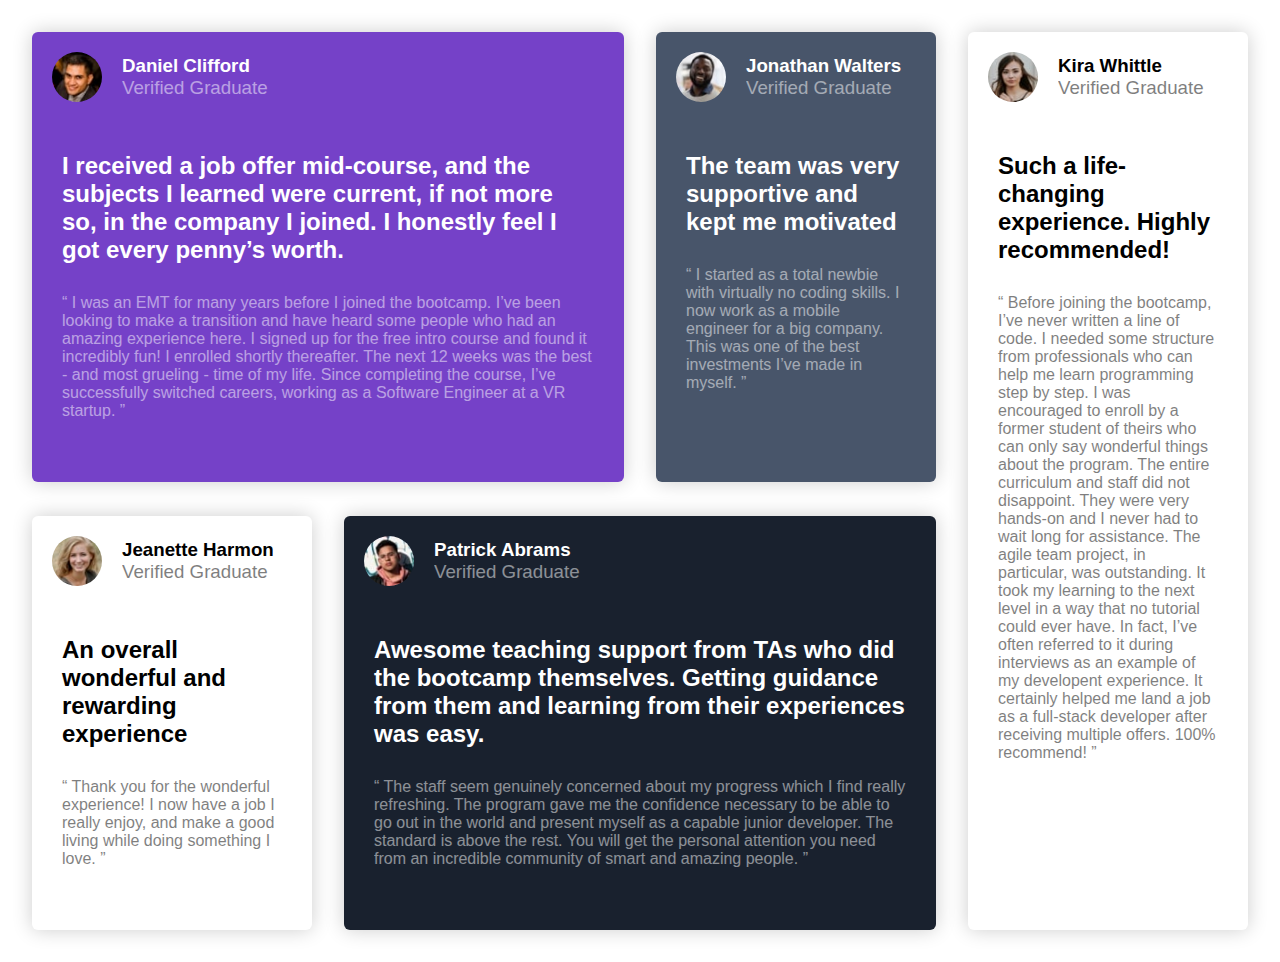
<file: 11_css grid/index.html>
<!DOCTYPE html>
<html lang="en">

<head>
    <meta charset="UTF-8">
    <meta name="viewport" content="width=device-width, initial-scale=1.0">
    <link rel="stylesheet" href="style.css">
    <title>css grid</title>
</head>

<body>
    <div class="container">
        <div class=" box box-1">  
           <div class="container2">
             <img src="images/image-daniel.jpg" alt="daniel">
           <h3> Daniel Clifford<br><span class="graduate"> Verified Graduate </span></h3></div>
            
            <h2> 
                I received a job offer mid-course, and the subjects I learned were current, if not more so, 
                in the company I joined. I honestly feel I got every penny’s worth.</h2>
                <p>“ I was an EMT for many years before I joined the bootcamp. I’ve been looking to make a 
                    transition and have heard some people who had an amazing experience here. I signed up 
                    for the free intro course and found it incredibly fun! I enrolled shortly thereafter. 
                    The next 12 weeks was the best - and most grueling - time of my life. Since completing 
                    the course, I’ve successfully switched careers, working as a Software Engineer at a VR startup. ”</p>
        </div>
        
        <div class=" box box-2">
            <div class="container2"> 
                <img src="images/image-jonathan.jpg" alt="jonathan">
                <h3>  Jonathan Walters<br><span class="graduate"> Verified Graduate </span></h3></div>
            <h2> The team was very supportive and kept me motivated
            </h2>
            <p>“ I started as a total newbie with virtually no coding skills. I now work as a mobile engineer 
                for a big company. This was one of the best investments I’ve made in myself. ”
              </p>
        </div>
        <div class=" box box-3">
            <div class="container2">
                 <img src="images/image-jeanette.jpg" alt="jeanette">
                <h3>Jeanette Harmon<br><span class="graduate"> Verified Graduate </span></h3></div>
            <h2> An overall wonderful and rewarding experience</h2>
            <p> “ Thank you for the wonderful experience! I now have a job I really enjoy, and make a good living 
                while doing something I love. ”
              </p>
        </div>
        <div class=" box box-4">
            <div class="container2"> 
                <img src="images/image-patrick.jpg" alt="patrick">
                <h3> Patrick Abrams <br><span class="graduate"> Verified Graduate </span></h3></div>
            <h2>Awesome teaching support from TAs who did the bootcamp themselves. Getting guidance from them and 
                learning from their experiences was easy.</h2>
                <p>“ The staff seem genuinely concerned about my progress which I find really refreshing. The program 
                    gave me the confidence necessary to be able to go out in the world and present myself as a capable 
                    junior developer. The standard is above the rest. You will get the personal attention you need from 
                    an incredible community of smart and amazing people. ”</p>
        </div>
        <div class=" box box-5">
            <div class="container2">
                 <img src="images/image-kira.jpg" alt="kira">
                <h3> Kira Whittle<br><span class="graduate"> Verified Graduate </span></h3></div>
            <h2> Such a life-changing experience. Highly recommended!</h2>
            <p>
                “ Before joining the bootcamp, I’ve never written a line of code. I needed some structure from 
                professionals who can help me learn programming step by step. I was encouraged to enroll by a former 
                student of theirs who can only say wonderful things about the program. The entire curriculum and staff 
                did not disappoint. They were very hands-on and I never had to wait long for assistance. The agile team 
                project, in particular, was outstanding. It took my learning to the next level in a way that no tutorial 
                could ever have. In fact, I’ve often referred to it during interviews as an example of my developent 
                experience. It certainly helped me land a job as a full-stack developer after receiving multiple offers. 
                100% recommend! ”</p>
        </div>
    </div>
</body>

</html>
</file>
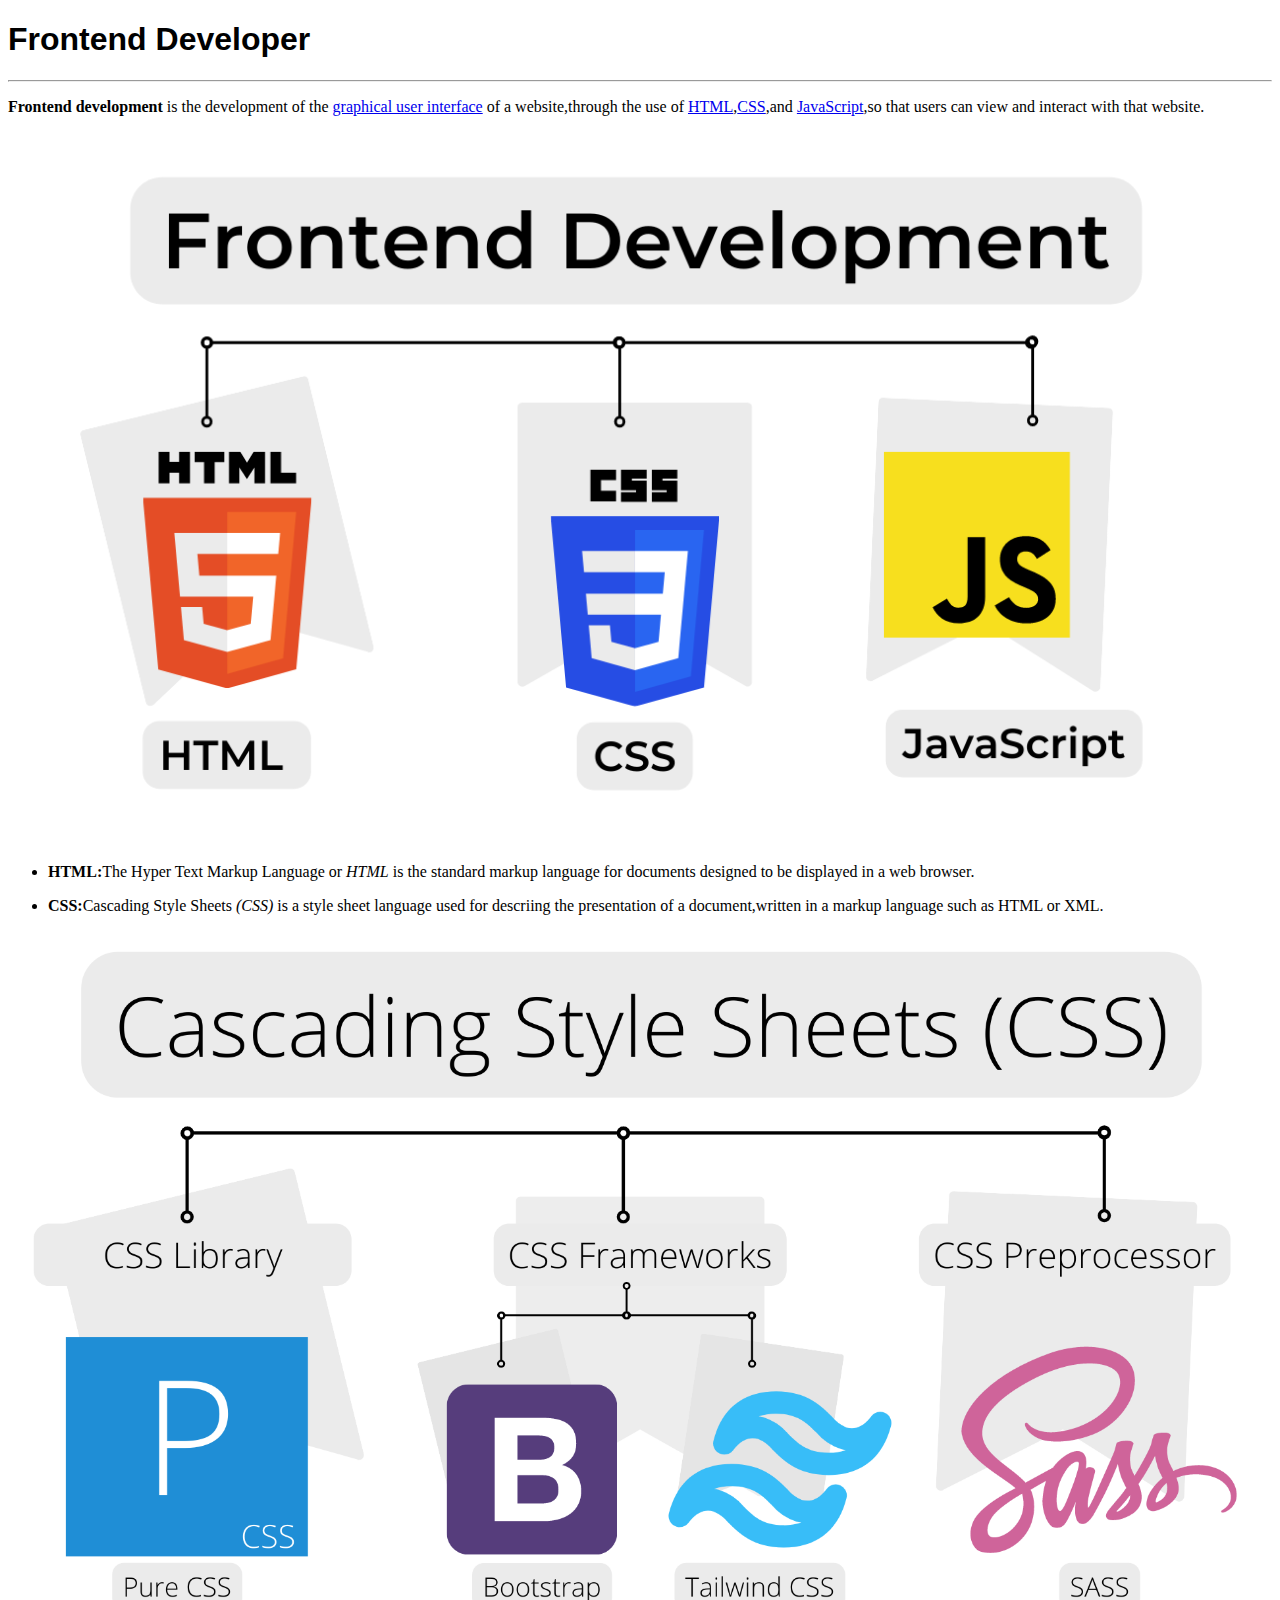
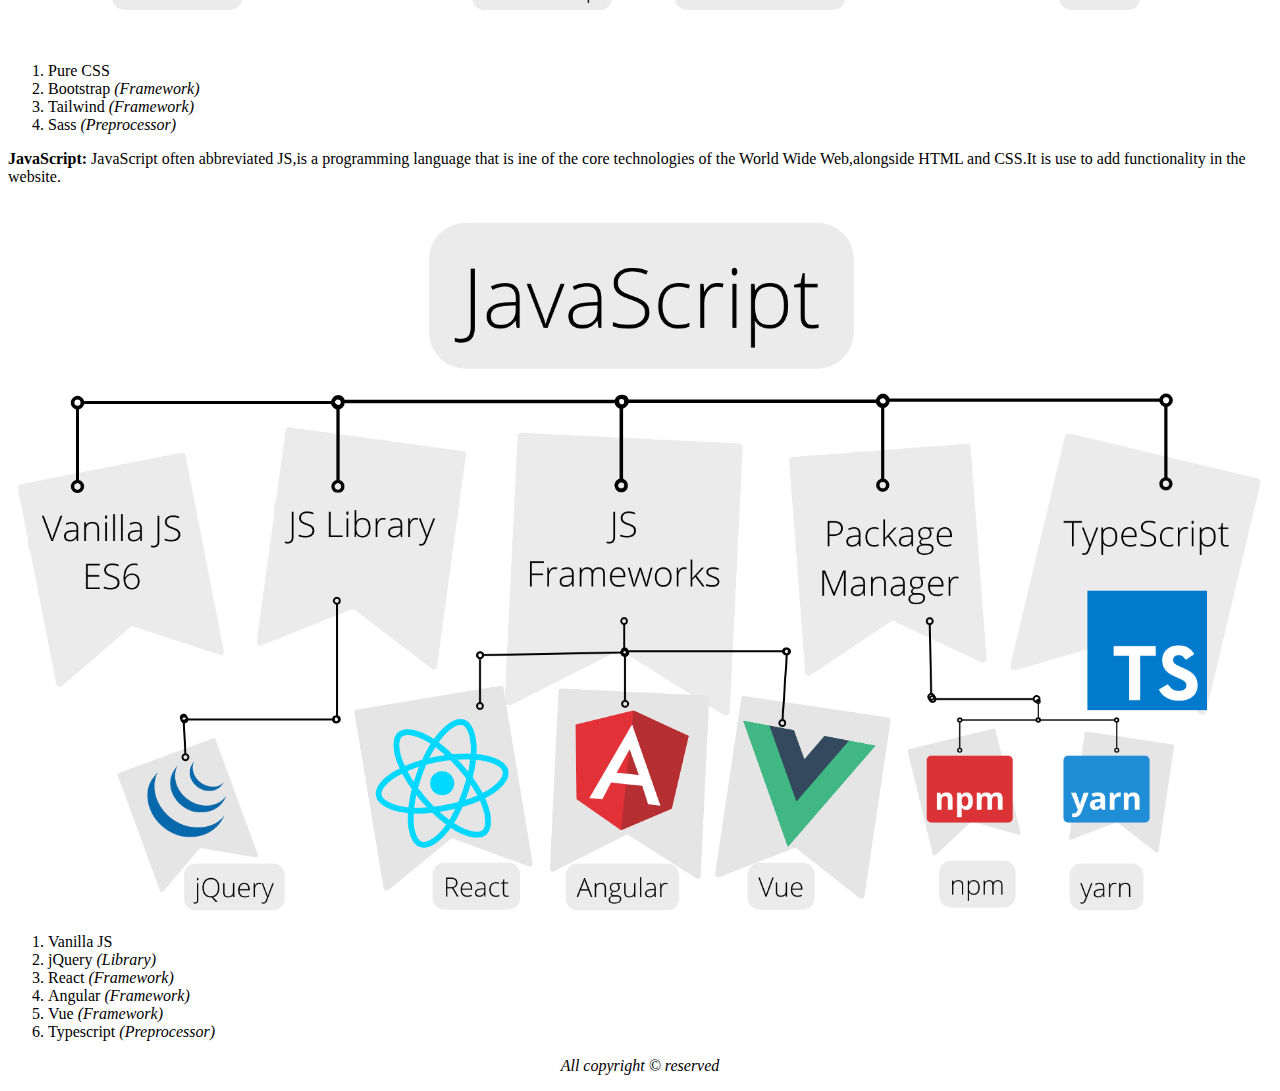
<file: sudha/02_roadmap/index.html>
<!DOCTYPE html>
<html lang="en">

<head>
    <meta charset="UTF-8">
    <meta name="viewport" content="width=device-width, initial-scale=1.0">
    <title>Road map</title>
</head>

<body style="font-family: calc();">
    <h1 style="font-family: sans-serif;">Frontend Developer</h1>
    <hr>
    <p><b>Frontend development</b> is the development of the <a target="_blank"
            href="https://en.wikipedia.org/wiki/Graphical_user_interface/">graphical user interface</a>
        of a website,through the use of <a target="_blank" href="https://en.wikipedia.org/wiki/HTML/">HTML</a>,<a target="_blank"
            href="https://en.wikipedia.org/wiki/CSS/">CSS</a>,and
        <a target="_blank" href="https://en.wikipedia.org/wiki/JavaScript">JavaScript</a>,so that users can view and interact with that
        website.
    </p>
    <img src="images/transparent-html-css-javascript.png" alt=html width="100%" max-width="600">
    <p>
    <ul type="1">
        <li> <b>HTML:</b>The Hyper Text Markup Language or <i>HTML</i> is the standard markup language for documents
            designed to be displayed in a web browser.</li>
    </ul>
    <ul type="2">
        <li> <b>CSS:</b>Cascading Style Sheets <i> (CSS)</i> is a style sheet language used for descriing the
            presentation of a document,written in a markup language such as HTML or XML.</li>
    </ul>
    </p>
    <img src="images/css.png" alt="css" style="width: 100%; max-width: 600;">
    <p>
    <ol>
        <li>Pure CSS</li>
        <li>Bootstrap <i>(Framework)</i></li>
        <li>Tailwind <i>(Framework)</i></li>
        <li>Sass <i>(Preprocessor)</i></li>
    </ol>
    </p>
    <p> <b>JavaScript:</b> JavaScript often abbreviated JS,is a programming language that is ine of the core technologies of
            the World Wide Web,alongside HTML and CSS.It is use to add functionality in the website.</p>
            <img src="images/javascript.png" alt="javascript" style="width: 100%;" max-width="600">
            <p>
                <ol>
                    <li>Vanilla JS</li>
                    <li>jQuery <i>(Library)</i></li>
                    <li>React<i> (Framework)</i></li>
                    <li>Angular <i>(Framework)</i></li>
                    <li>Vue<i> (Framework)</i></li>
                    <li>Typescript <i>(Preprocessor)</li>
                </ol>
            </p>
            <p style="text-align: center;">All copyright &copy reserved</p>
</body>

</html>
</file>
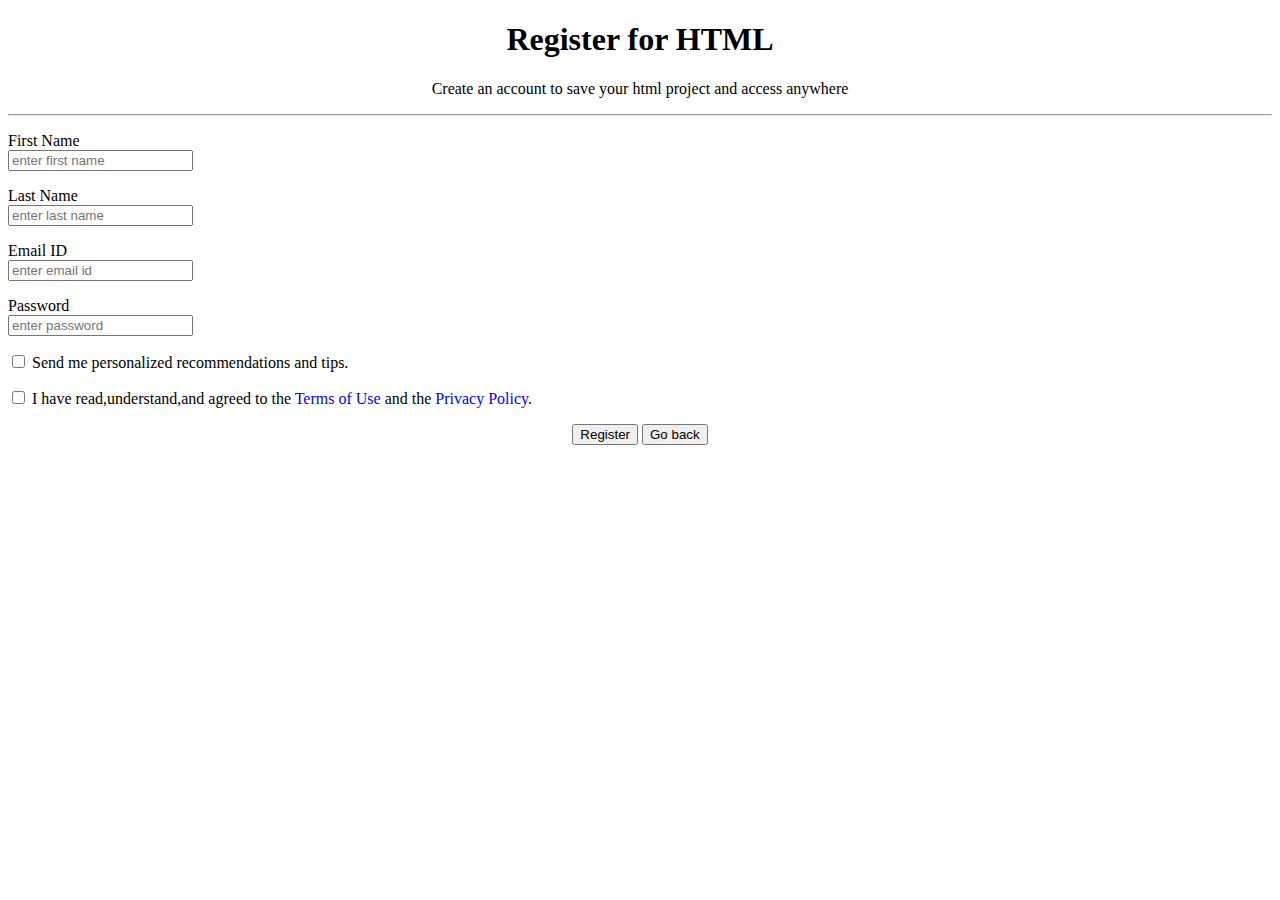
<file: sudha/03_registration form/index.html>
<!DOCTYPE html>
<html lang="en">
<head>
    <meta charset="UTF-8">
    <meta name="viewport" content="width=device-width, initial-scale=1.0">
    <title>Registration Form</title>
</head>
<body>
    <h1 style="text-align: center;">Register for HTML</h1>
    <p style="text-align: center;">Create an account to save your html project and access anywhere</p>
    <hr>
    <div >
    <form action="/index.html" >
    <p>
   <div>First Name</div>

    <input type="text" placeholder="enter first name" required>

</p>
<p>
<div>Last Name</div>

    <input type="text" placeholder="enter last name" required>

</p><p>
<div>Email ID </div>

    <input type="email" placeholder="enter email id" required >

</p><p>
<div>Password</div>

    <input type="password"  placeholder="enter password" minlength="6" maxlength="11" required >

</p><p>

    <input type="checkbox" required  >
    <label for="name">Send me personalized recommendations and tips.</label>

</p><p>

    <input type="checkbox"  required >
    <label for="name">I have read,understand,and agreed to the <span style="color: blue;"> Terms of Use</span> and the <span
            style="color: blue;"> Privacy Policy</span>.</label>


</p><p style="text-align: center;">
<button type="submit">Register</button>
<button type="reset">Go back </button>
</p>
</form>
</div>
</body>
</html>
</file>
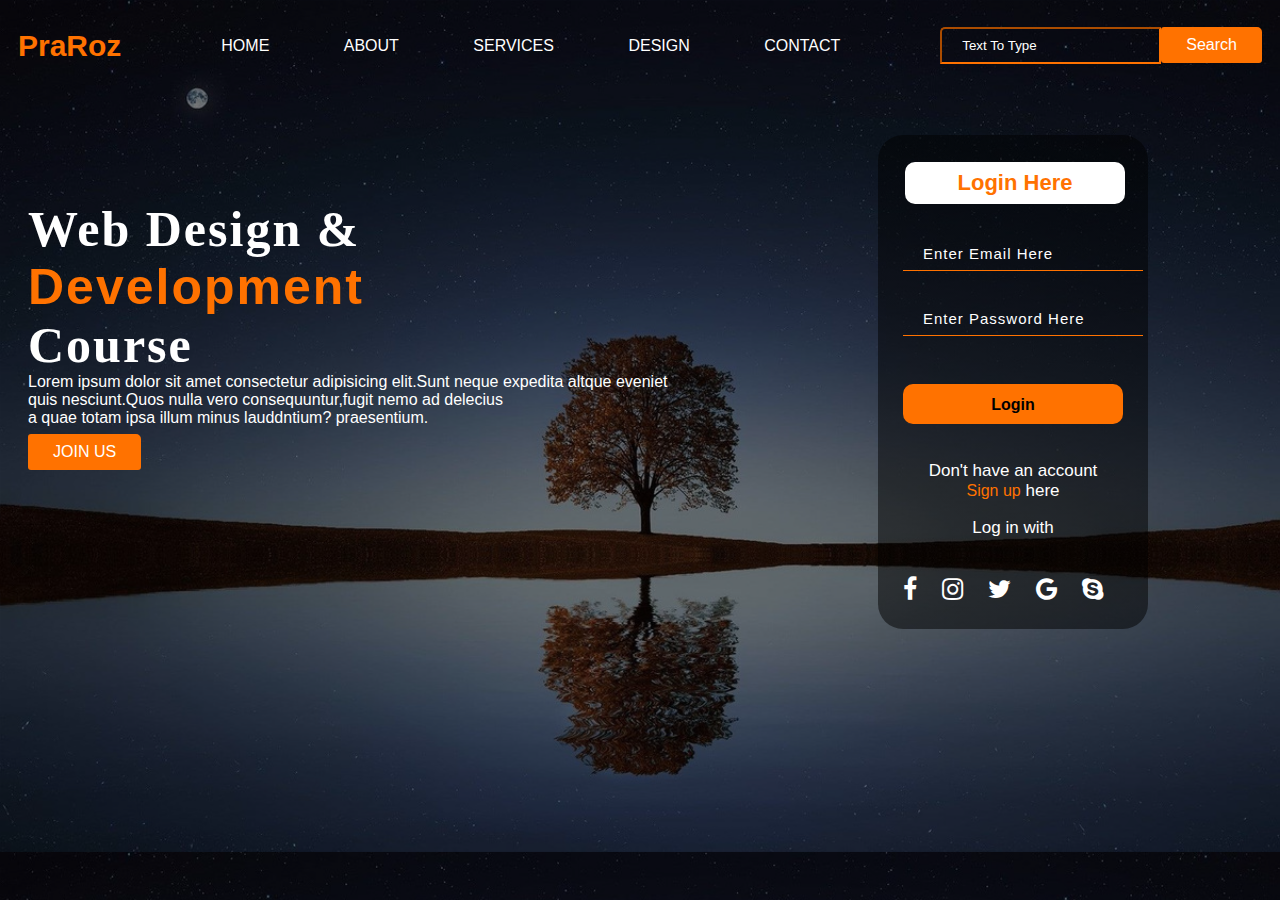
<file: sudha/04_websites/index.html>
<!DOCTYPE html>
<html lang="en">

<head>
    <meta charset="UTF-8">
    <meta name="viewport" content="width=device-width, initial-scale=1.0">
    <title>Document</title>
    <link rel="stylesheet" href="style.css">
    <link rel="stylesheet" href="https://cdnjs.cloudflare.com/ajax/libs/font-awesome/4.7.0/css/font-awesome.min.css">


</head>

<body>
    <header>
        <div class="logo">
            <h1>PraRoz</h1>
        </div>
        <nav>
            <ul>
                <li><a href="#" >HOME</a></li>
                <li><a href="#">ABOUT</a></li>
                <li><a href="#">SERVICES</a></li>
                <li><a href="#">DESIGN</a></li>
                <li><a href="#">CONTACT</a></li>
            </ul>
        </nav>
        <form>
            <input type="text" placeholder="Text To Type"><a href="#"><button type="submit">Search</button></a>
        </form>
    </header>
    <div class="content">
        <h1>Web Design & <br><span class="de">Development</span> <br>Course</h1>
        <p class="par">Lorem ipsum dolor sit amet consectetur adipisicing elit.Sunt neque expedita altque eveniet <br>
            quis nesciunt.Quos nulla vero consequuntur,fugit nemo ad delecius <br>a quae totam ipsa illum minus
            lauddntium?
            praesentium.</p>
        <button class="cn"><a href="#">JOIN US</a></button>
        <div class="form">
            <h2>Login Here</h2>
            <input type="email" name="email" placeholder="Enter Email Here">
            <input type="password" name="password" placeholder="Enter Password Here"><br><br>
            <button class="login"><a href="#">Login</a></button>
            <p>Don't have an account <br><a href="#">Sign up</a> here</a></p>
            <p class="log"> Log in with </p>
            <div class="icon">
                <a href="#" class="fa fa-facebook"></a>
                <a href="#" class="fa fa-instagram"></a>
                <a href="#" class="fa fa-twitter"></a>
                <a href="#" class="fa fa-google"></a>
                <a href="#" class="fa fa-skype"></a>
            </div>
        </div>
    </div>

</body>

</html>
</file>
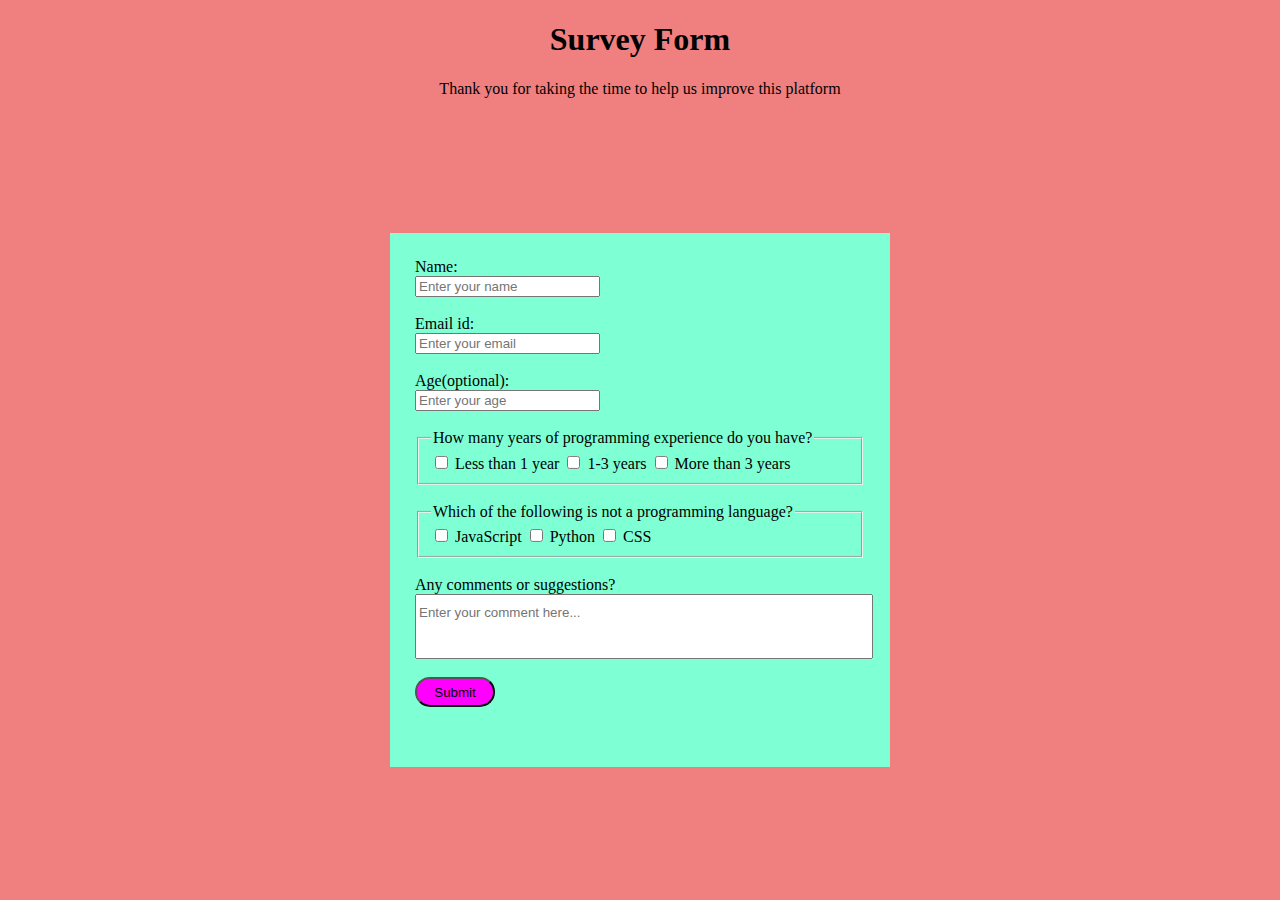
<file: sudha/05_surveyform/index.html>
<!DOCTYPE html>
<html lang="en">
<head>
    <meta charset="UTF-8">
    <meta name="viewport" content="width=device-width, initial-scale=1.0">
    <link rel="stylesheet" href="style.css">
    <title>Surveyform</title>
</head>
<body>
    <div class="form">
    <h1 id="title">Survey Form</h1>
    <p id="description">Thank you for taking the time to help us improve this platform</p></div>
    <div class="form1">
        <form id="survey-form">
           <div><label for="name" id="name-label">Name:</label></div>
        <input type="text" id="name"  name="name" placeholder="Enter your name" required>
        <div><br><label for="name" id="name-label">Email id:</label></div>
        <input type="email" id="name"  name="name" placeholder="Enter your email" required>
        <div><br><label for="name" id="name-label">Age(optional):</label></div>
        <input type="number" id="name"  name="name" placeholder="Enter your age" required>
        <br><br><fieldset> <legend>How many years of programming experience do you have?</legend>
            <input type="checkbox" id="checkbox1" name="checkboxGroup" >
            <label for="checkbox1">Less than 1 year</label>
            <input type="checkbox" id="checkbox2" name="checkboxGroup" >
            <label for="checkbox2"> 1-3 years</label>
            <input type="checkbox" id="checkbox3" name="checkboxGroup" >
            <label for="checkbox3">More than 3 years</label>
            </fieldset><br>
            <fieldset>
            <legend>Which of the following is not a programming language?</legend>
            <input type="checkbox" id="checkbox1" name="checkboxGroup" >
            <label for="checkbox1">JavaScript</label>
            <input type="checkbox" id="checkbox2" name="checkboxGroup" >
            <label for="checkbox2">  Python</label>
            <input type="checkbox" id="checkbox3" name="checkboxGroup" >
            <label for="checkbox3">CSS</label>
            </fieldset><br>
        <div><label for="comments">Any comments or suggestions?</label></div>
        <input type="text" placeholder="Enter your comment here..." id="comment"><br><br>
        <button type="submit" class="button">Submit</button>
        </form>

    </div>

</body>
</html>
</file>
<file: 11_css grid/style.css>
body{
margin: 0;
}
.container{
    margin-inline: 2rem ;
    display: grid;
    gap: 2rem;
  
}
.box {
    /* min-height: 200px;
   min-width: auto; */
   font-family: sans-serif;
   border-radius: 6px;
   box-shadow: 2rem;
   margin-top: 2rem;
   margin-bottom: 2rem;
   box-shadow: 0 0 20px rgba(0, 0, 0, 0.2);
   /* display: flex;
   align-items: center;
   justify-content: center; */
   
}
img{
    display: block;
    border-radius: 50%;
    padding: 20px;
    width: 50px;
  
}
.container2{
    display: flex;
    align-items: center;
}
.graduate{
 opacity: 0.5;
 font-family: sans-serif;
 font-weight: lighter;
}
.box p,h2{
    margin: 30px;
}
.box p{
    opacity: 0.5;
    padding-bottom: 2rem;
  
}

.box-1{
    background-color: #7541c8;
    color: #ffffff;
}
.box-2{
    background-color: #48556a;
    color: #ffffff;
}
.box-3{
    background-color:#ffffff;
}
.box-4{
    background-color: #19212e;
    color: #ffffff;
}
.box-5{
    background-color: #ffffff;
}
@media( min-width:450px ){
    .container{
        grid-template-columns: 1fr 1fr 1fr 1fr;
       max-width: 1200;
    }
    .box-1{
        grid-column-start: span 2;
    }
    .box-4{
        grid-column-start: span 2;
        margin-top: -30px;
    }
    .box-5{
        grid-row-start: 1;
        grid-row-end: span 2;
        grid-column-end: 5;
    }
    .box-3{
        margin-top: -30px;
    }
}
</file>
<file: sudha/04_websites/style.css>
body {
    background-image: linear-gradient(to top, rgba(0, 0, 0, 0.5)50%, rgba(0, 0, 0, 0.5)50%), url(image/background1.jpg);

    background-size: cover;
}

* {
    margin: o;
    padding: 0;
    box-sizing: border-box;
    font-family: Arial;
}

header {
    width: 100%;
    height: 75px;
    display: flex;
    justify-content: space-between;
    align-items: center;
    padding: 30px 10px;
}

.logo {
    font-size: 15px;
    color: #ff7200;
}

nav li {
    display: inline-block;
    list-style: none;
    padding: 0px 35px;

}

a,
button {
    color: #fff;
    font-weight: 500;
    font-size: 16px;
    text-decoration: none;
    font-family: Arial;
}

ul li a:hover {
    color: #ff7200;
}

button {
    background-color: #ff7200;
    padding: 9px 25px;
    border: none;
    border-radius: 3px;
    border-top-right-radius: 5px;

}

input {
    background-color: transparent;
    padding: 9px 20px;
    border-color: #ff7200;
    text-align: left;
    border-top-left-radius: 5px;
    color: #fff;
}

.content {
    width: 1300px;
    height: auto;
    margin: auto;
    color: #fff;
    position: relative;
}

.par .content {
    padding-left: 20px;
    padding-bottom: 15px;
    font-family: Arial;
    letter-spacing: 1.2px;
    line-height: 30px;
}

.content h1 {
    font-family: 'Times New Roman';
    font-size: 50px;
    padding-left: 20px;
    margin-top: 9%;
    letter-spacing: 2px;
}

.par {
    margin-left: 20px;
    margin-top: -35px;
    font-family: Arial;
}

.cn {
    margin-left: 20px;
    margin-top: -10px;
}

.de {
    color: #ff7200;
}

.form {
    width: 270px;

    background-image: linear-gradient(to top, rgba(0, 0, 0, 0.5)50%, rgba(0, 0, 0, 0.5)50%);
    position: absolute;
    top: -35px;
    left: 870px;
    border-radius: 25px;
    padding: 25px;
    margin-top: -30px;
}

.form h2 {
    width: 220px;
    font-family: sans-serif;
    text-align: center;
    color: #ff7200;
    font-size: 22px;
    background-color: #fff;
    border-radius: 10px;
    margin: 2px;
    padding: 8px;
}

.form input {
    width: 240px;
    height: 35px;
    background: transparent;
    border-bottom: 1px solid #ff7200;
    border-top: none;
    border-right: none;
    border-left: none;
    color: #fff;
    font-size: 15px;
    letter-spacing: 1px;
    margin-top: 30px;
    font-family: sans-serif;
}

.form input:focus {
    outline: none;
}

::placeholder {
    color: #fff;
    font-family: Arial;
}

.login {
    width: 220px;
    height: 40px;
    border: none;
    margin-top: 30px;
    font-size: 18px;
    border-radius: 10px;
    cursor: pointer;
    color: #fff;
    transition: o.4s ease;
}

.login:hover {
    background-color: #fff;
    color: #ff7200;
}

.login a {
    text-decoration: none;
    color: #000;
    font-weight: bold;
}

.form p {
    font-family: Arial, Helvetica, sans-serif;
    font-size: 17px;
    text-align: center;
    padding: 20px;
}

.form p a {
    text-align: center;
    text-decoration: none;
    color: #ff7200;
}

.log {
    padding-top: -15px;
    padding-bottom: 10px;
    text-align: center;
    margin-top: -40px;
}

.icon {
    text-decoration: none;
    font-size: 25px;
    letter-spacing: 9px;
}

.icon a:hover {
    color: #ff7200;
}
</file>
<file: sudha/05_surveyform/style.css>
body{
    background-color:lightcoral;
}
.form{
    text-align: center;
}
.form1{
    background-color: aquamarine;
    width: 450px;
    margin-top: 50px;
    padding: 25px;
    padding-bottom: 60px;
    position: fixed; 
  top: 50%;
  left: 50%;
  transform: translate(-50%, -50%);
  
}
#comment{
    width: 100%;
    height: 30px;
    padding-bottom: 30px;
}
.button{
    background-color: fuchsia;
    width: 80px;
    height: 30px;
    border-radius: 20px;
}
</file>
